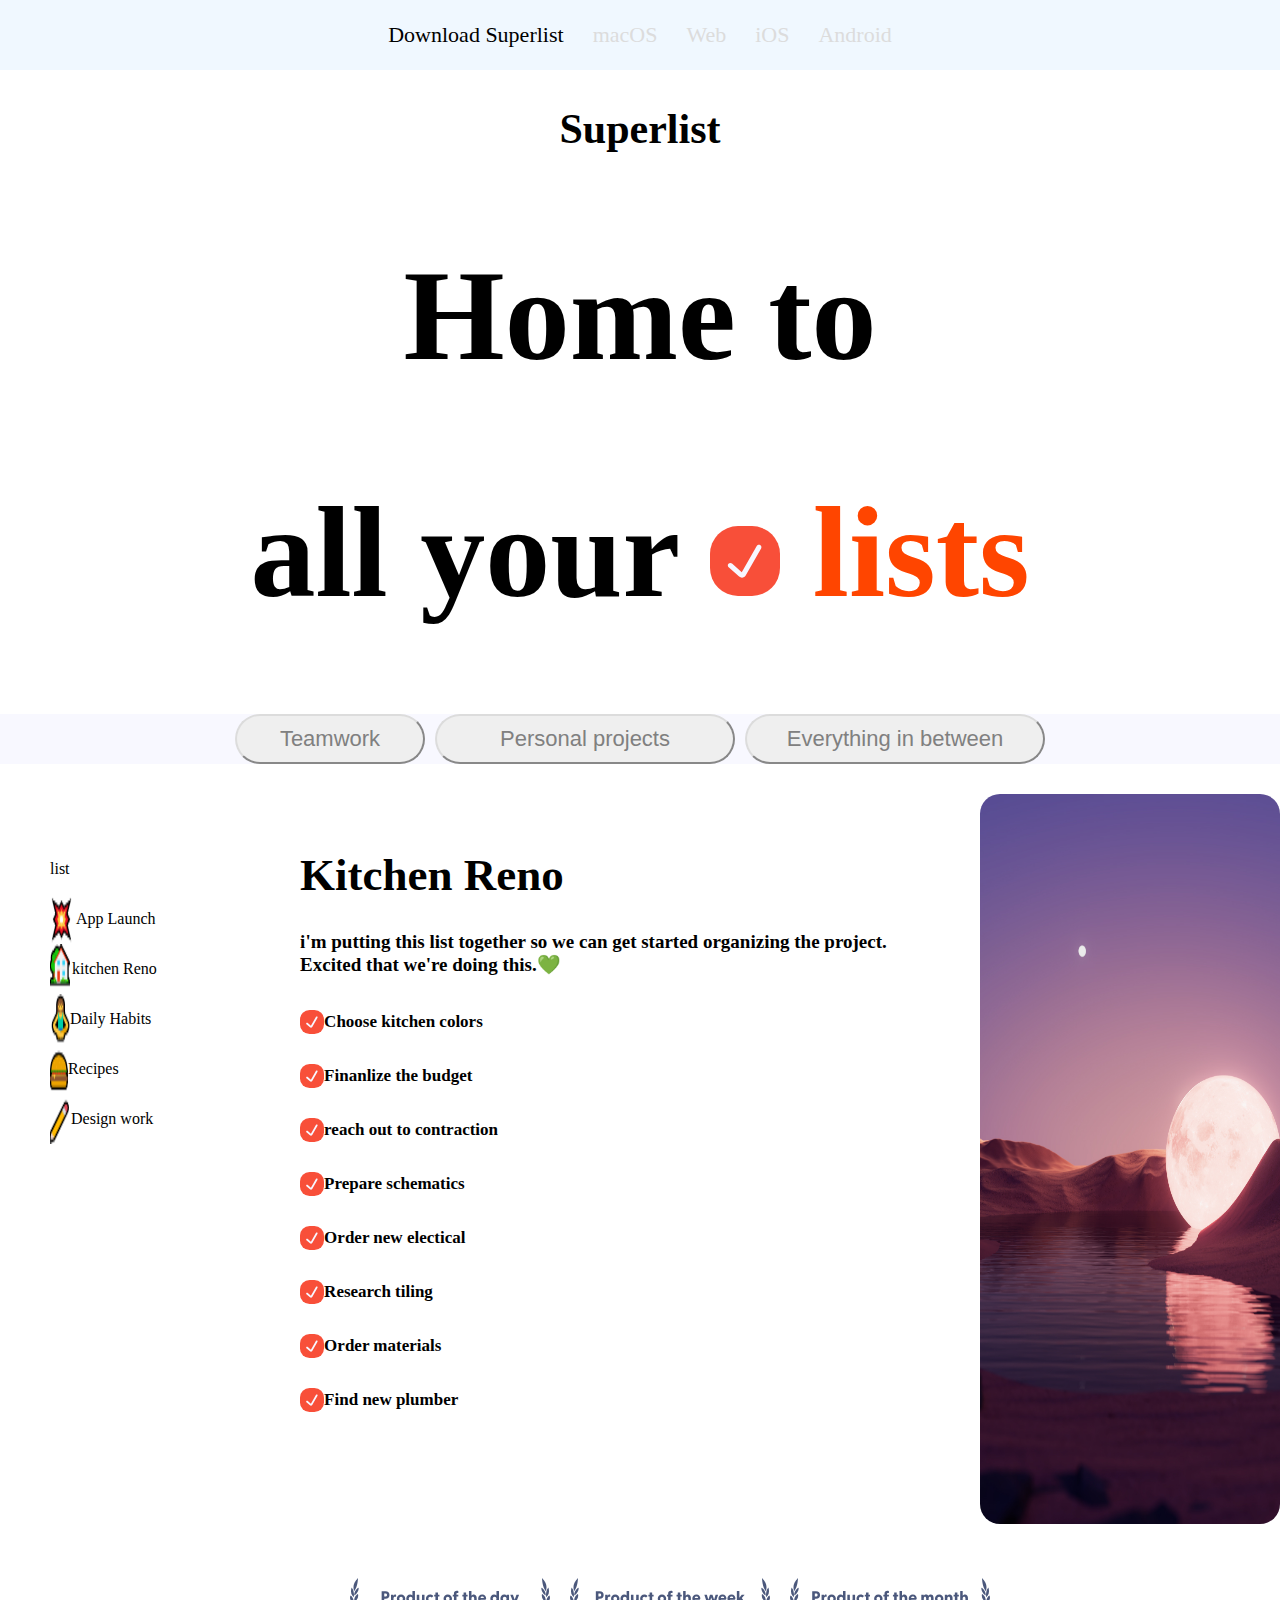
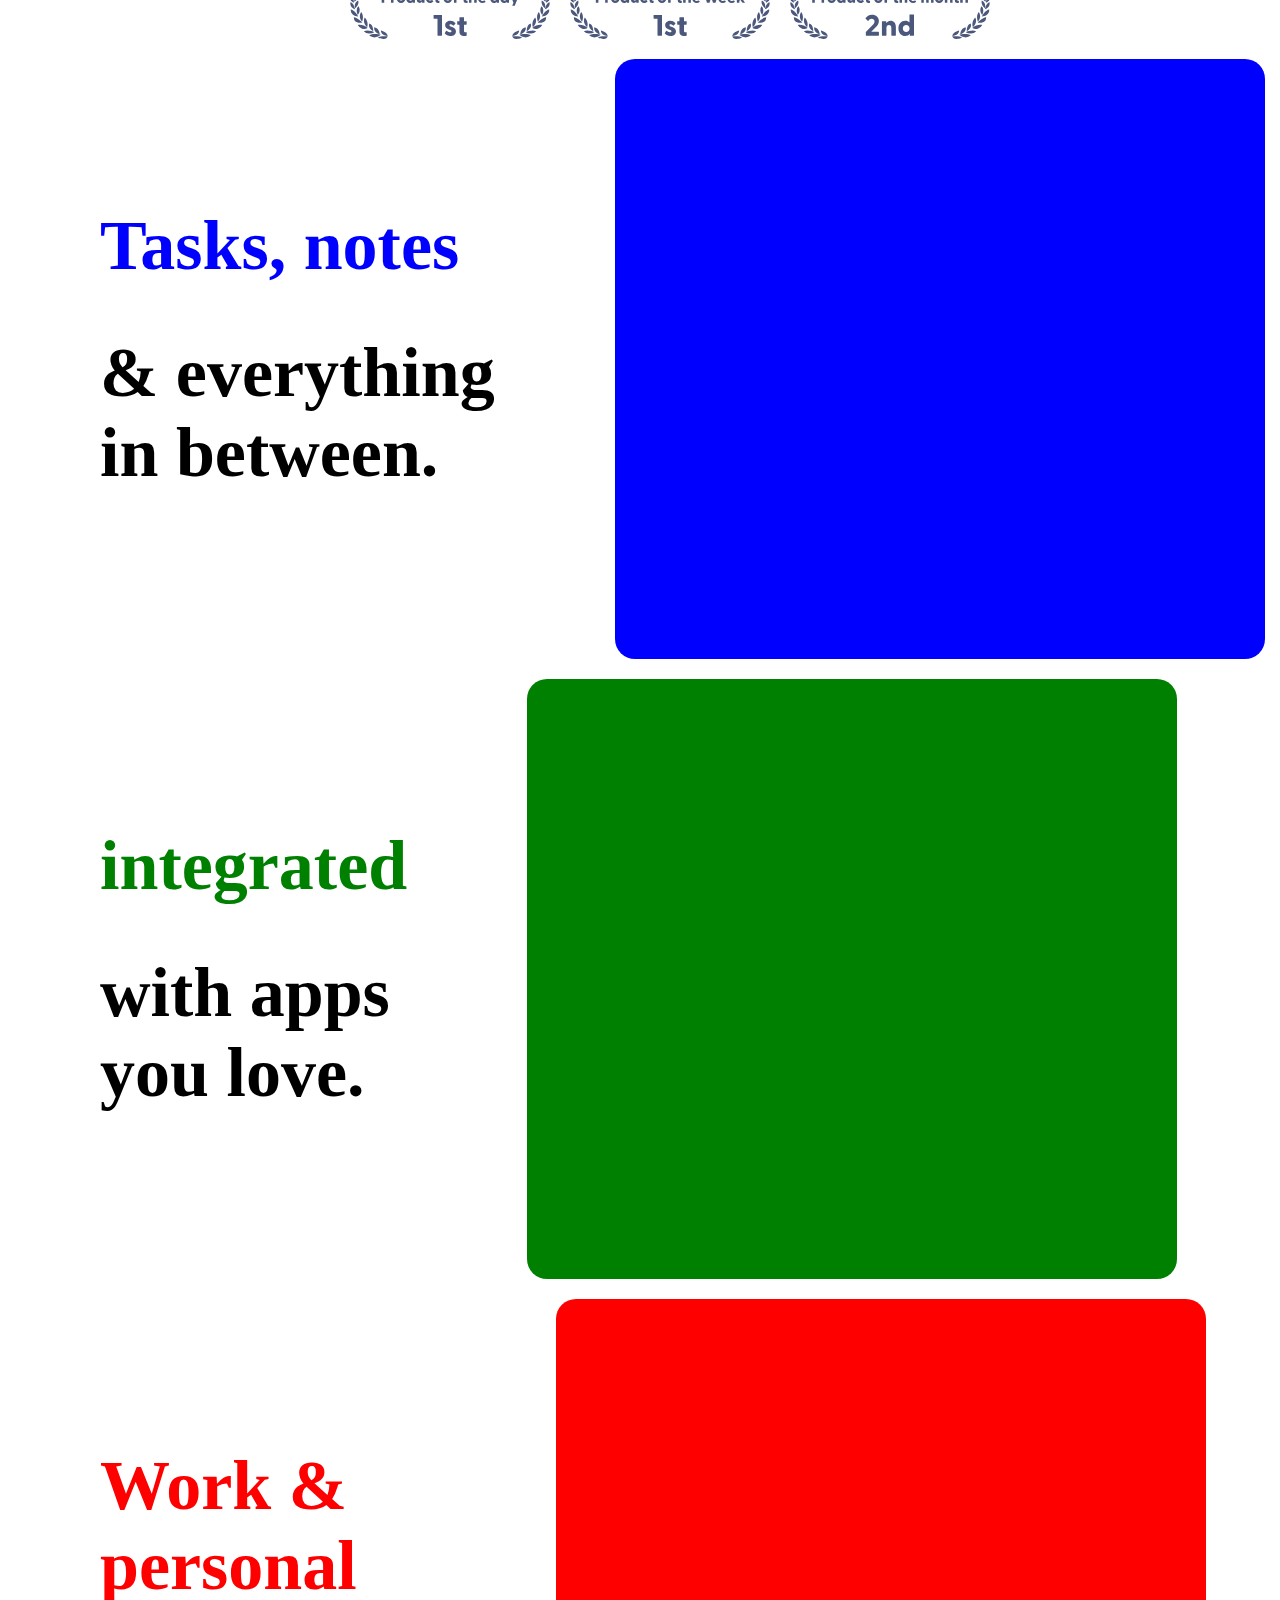
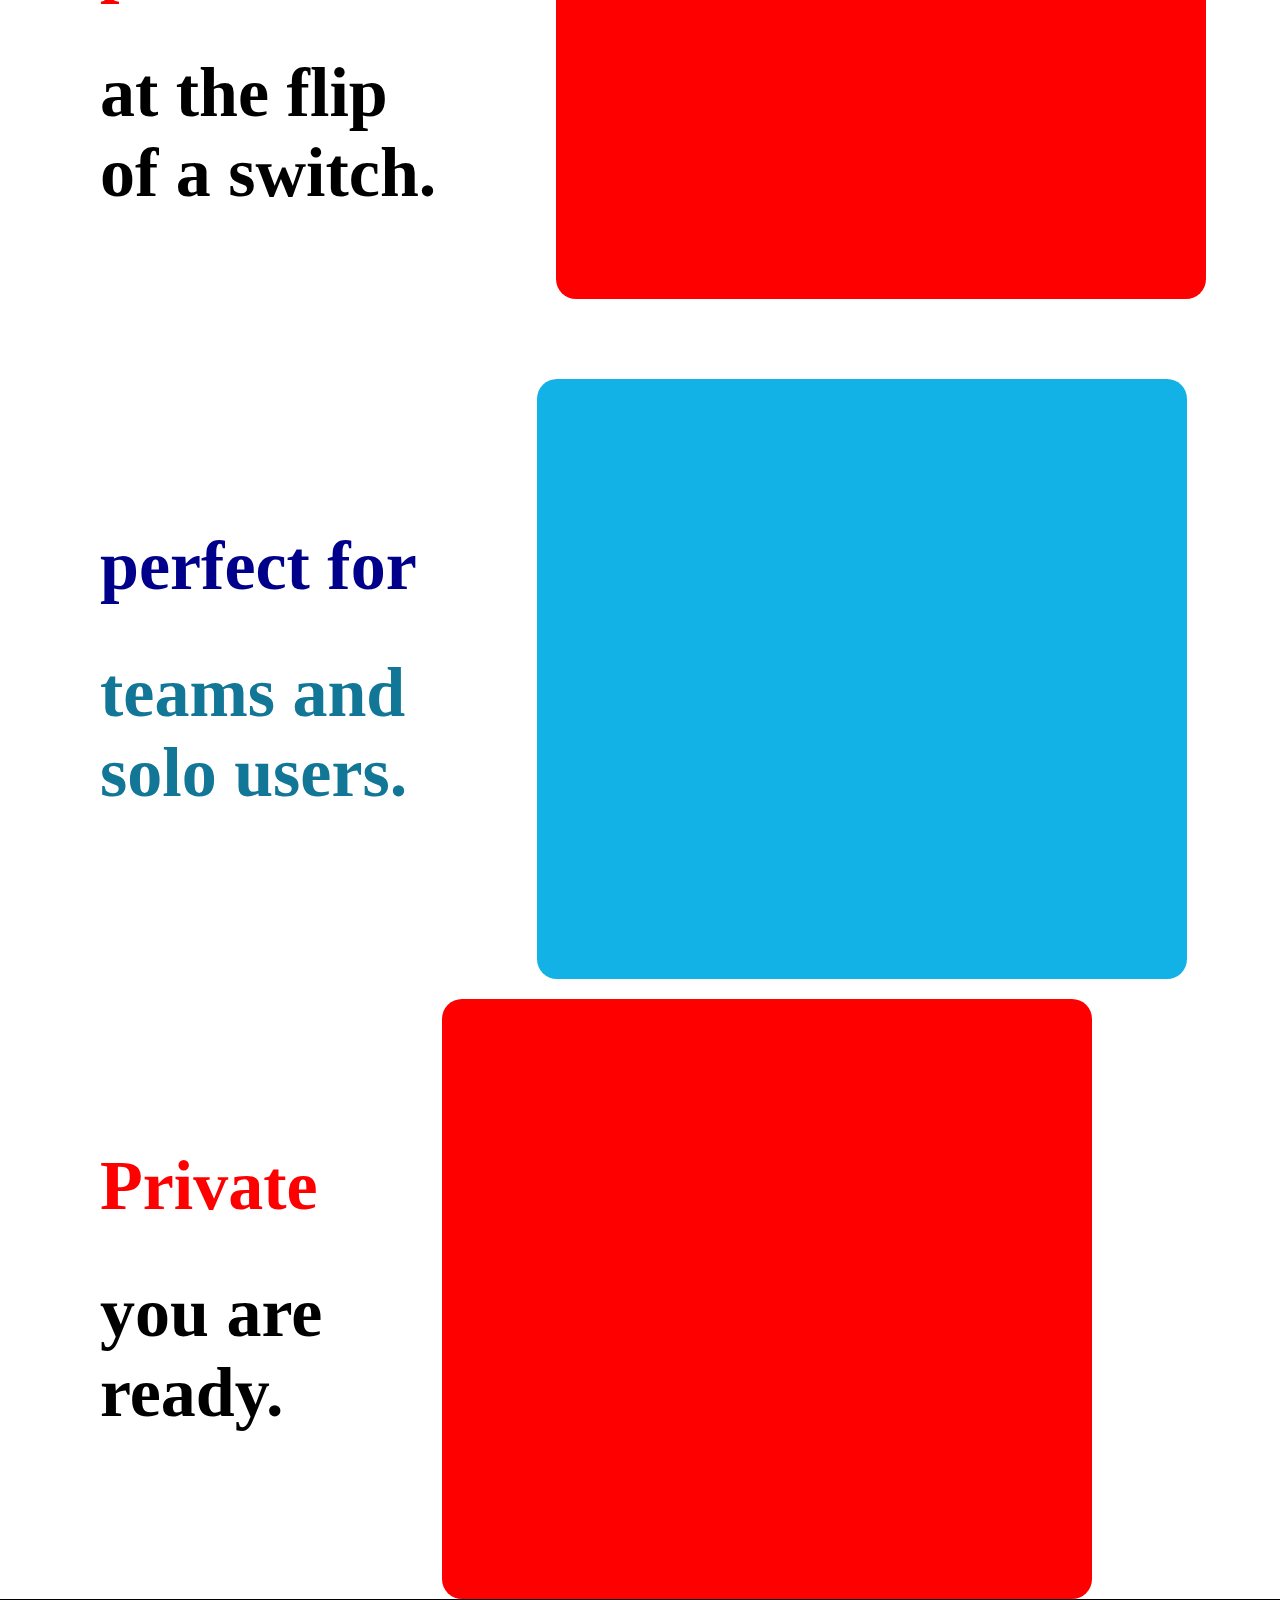
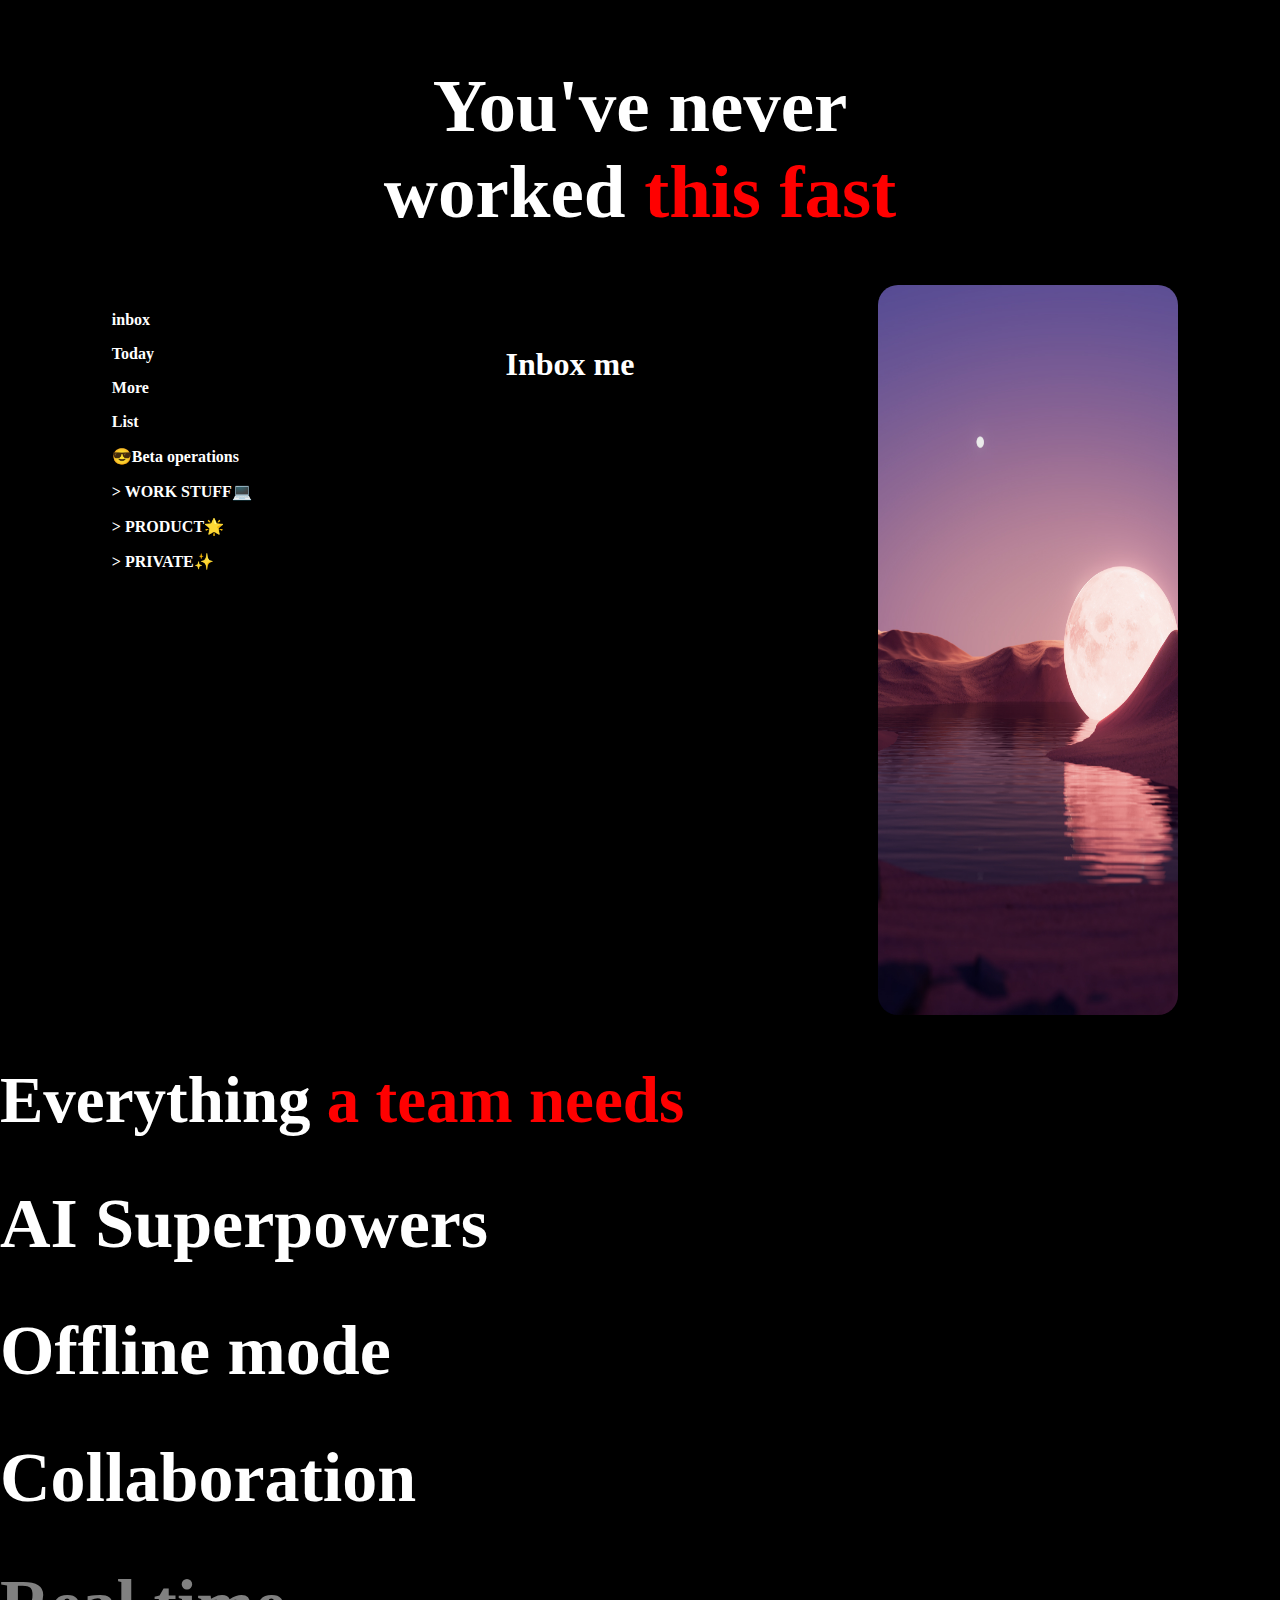
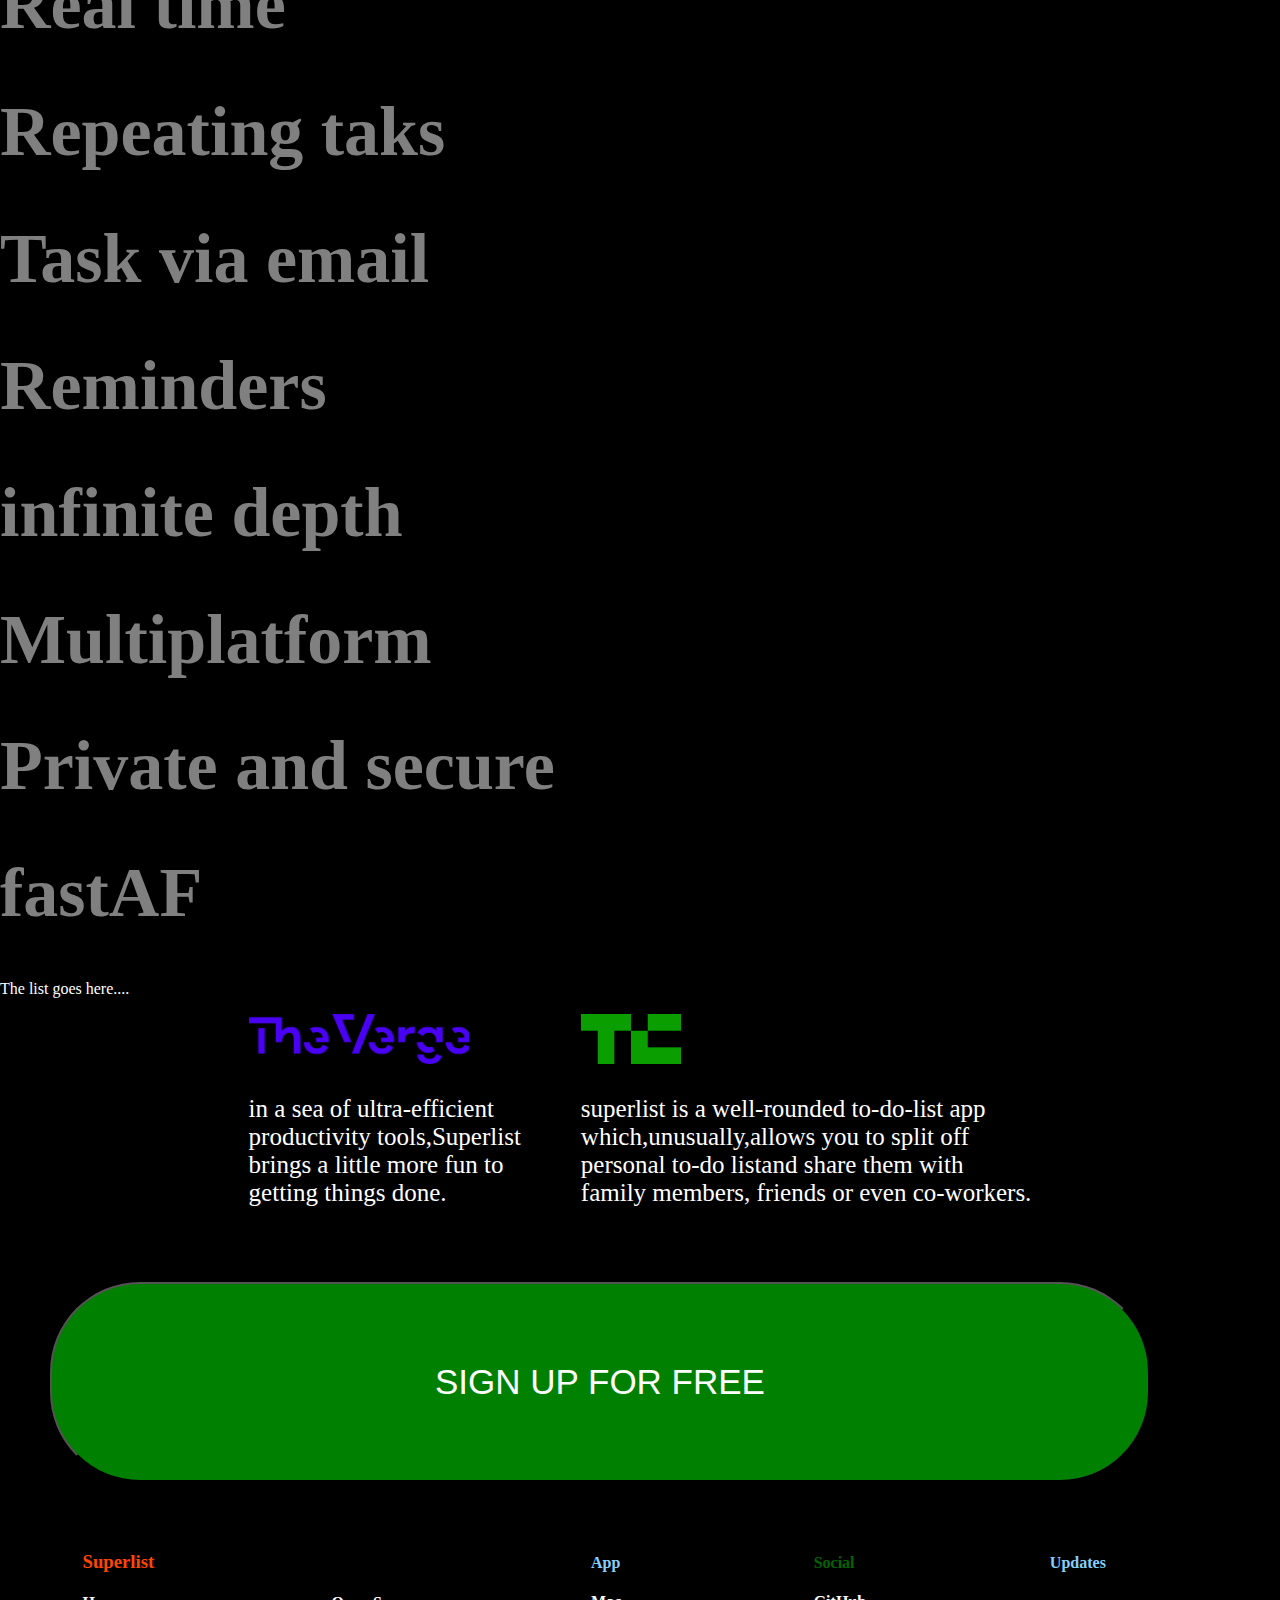
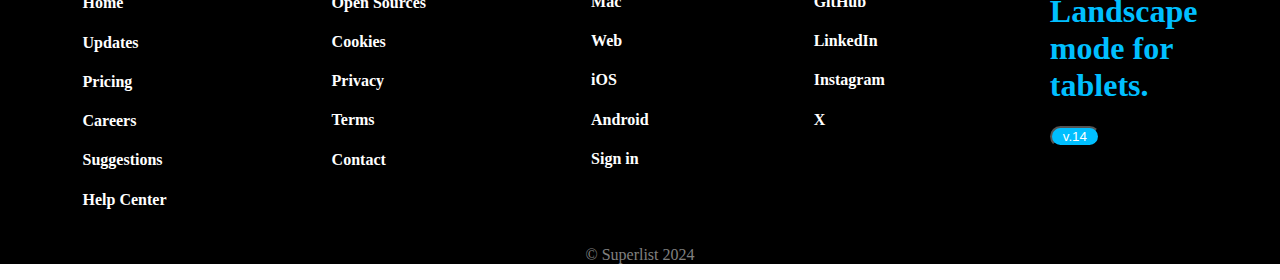
<file: index.html>
<!DOCTYPE html>
<html lang="en">
  <head>
    <meta charset="UTF-8" />
    <meta name="viewport" content="width=device-width, initial-scale=1.0" />
    <title>superlist</title>
    <link rel="stylesheet" href="input.css" />
  </head>
  <body>
    <!-- HEADER-PART -->
    <header>
      <div class="head">
        <p>Download Superlist</p>
        <a href="#" class="macos">macOS</a>
        <a href="#" class="web">Web</a>
        <a href="#" class="ios">iOS</a>
        <a href="#" class="Android">Android</a>
      </div>
    </header>
    <!-- END OF HEADER PART -->

    <!--HOME PART  -->
    <h2 class="super">Superlist</h2>
    <section class="first-section">
      <h1>Home to</h1>
      <h1>
        all your
       <img src="images/mark-up.svg" class="mark"> <span style="color: orangered">lists</span>
      </h1>
      <div class="magic">
        <button class="team">Teamwork</button>
        <button class="personal">Personal projects</button>
        <button class="Everything">Everything in between</button>
      </div>
    </section>
    <!-- END OF HOME PART -->

    <!-- APP LAUNCH -->
    <div>
      <div class="launch">
        <div class="list">
          <p>list</p>
          <div class="star">
            <img src="images/AppLauch.PNG" alt="star" />
            <p>App Launch</p>
          </div>

          <div class="Reno">
            <img src="images/Reno.PNG" alt="Reno" />
            <p>kitchen Reno</p>
          </div>

          <div class="Habit">
            <img src="images/Habit.PNG" alt="habit" />
            <p>Daily Habits</p>
          </div>
          <div class="Recipe">
            <img src="images/Recipe.PNG" alt="Recipe" />
            <p>Recipes</p>
          </div>
          <div class="pencil">
            <img src="images/pencil.PNG" alt=" there is a pencil here" />
            <p>Design work</p>
          </div>
        </div>

        <div class="mark-up-class">
          <h1 class="big">Kitchen Reno</h1>
          <p class="about-kitchen">
            i'm putting this list together so we can get started organizing the
            project.
            <br />Excited that we're doing this.💚
          </p>
          <div class="like">
            <img src="images/mark-up.svg" />
            <p>Choose kitchen colors</p>
          </div>
          <div class="like">
            <img src="images/mark-up.svg" />
            <p>Finanlize the budget</p>
          </div>
          <div class="like">
            <img src="images/mark-up.svg" />
            <p>reach out to contraction</p>
          </div>
          <div class="like">
            <img src="images/mark-up.svg" />
            <p>Prepare schematics</p>
          </div>
          <div class="like">
            <img src="images/mark-up.svg" />
            <p>Order new electical</p>
          </div>
          <div class="like">
            <img src="images/mark-up.svg" />
            <p>Research tiling</p>
          </div>
          <div class="like">
            <img src="images/mark-up.svg" />
            <p>Order materials</p>
          </div>
          <div class="like">
            <img src="images/mark-up.svg" />
            <p>Find new plumber</p>
          </div>
        </div>
        <div>
          <img src="images/Landscape.jpg" class="image" />
        </div>
      </div>
    </div>
    <!-- END OF APP LAUNCH -->

    <!-- AWARD-PART -->
      <div class="push">
        <img src="images/daily-award.svg" alt="award-01" />
        <img src="images/weekly-award.svg" alt="award-02" />
        <img src="images/monthly-award.svg" alt="award-03" />
      </div>
    </div>

    <div class="pony">
      <div class="task">
      <h1><span style="color: blue;">Tasks, notes</span></h1>
      <h1>& everything<br> in between.</h1>
    </div>
    <div>
      <section class="style"></section>
      </div>
    </div>

    <div class="pony">
      <div class="task">
      <h1><span style="color: green;">integrated</span></h1>
      <h1>with apps<br> you love.</h1>
    </div>
    <div>
      <section class="style-two"></section>
      </div>
    </div>
     <div class="pony">
      <div class="task">
      <h1><span style="color: red;">Work & <br>personal</span></h1>
      <h1>at the flip <br> of a switch.</h1>
    </div>
    <div>
      <section class="style-three"></section>
      </div>
    </div>

     <div class="pony">
      <div class="task">
      <h1><span style="color: darkblue">perfect for</span></h1>
      <h1><span style="color:rgb(18, 118, 151)">teams and<br> solo users.</span></h1>
    </div>
    <div>
      <section class="style-four"></section>
      </div>
    </div>

     <div class="pony">
      <div class="task">
      <h1><span style="color: red ;">Private</span></h1>
      <h1>you are<br> ready.</h1>
    </div>
    <div>
      <section class="style-three"></section>
      </div>
    </div>

    <section class="bigger">
      <h1 class="fast">You've never <br>worked <span style="color: red;">this fast</span></h1>
      <div class="child">
        <div class="inbox">
      <p>inbox</p>
      <p>Today</p>
      <p>More</p>
      <P>List</P>
      <p>😎Beta operations</p>
      <p> > WORK STUFF💻</p>
      <p> > PRODUCT🌟</p>
      <p> > PRIVATE✨</p>
      </div>
      <div class="inbox-me">
        <h1>Inbox me</h1>
        
      </div>
      <div>
      <img src="images/Landscape.jpg" class="image" />
      </div> 
      </div>
      <h1 class="needs">Everything<span style="color: red;"> a team needs</span></h1>
      <div class="full">
      <h1>AI Superpowers</h1>
      <h1>Offline mode</h1>
      <h1>Collaboration</h1>
      </div>
      <div class="offline-mode">
      <h1>Real time</h1>
      <h1>Repeating taks</h1>
      <h1>Task via email</h1>
      <h1>Reminders</h1>
      <h1>infinite depth</h1>
      <h1>Multiplatform</h1>
      <h1>Private and secure</h1>
      <h1>fastAF</h1>
      </div>
      <p>The list goes here....</p>
        <div class="cat">
          <div>
      <img src="images/verge.png" class="pin"/>
      <p>in a sea of ultra-efficient <br>productivity tools,Superlist<br> brings a little more fun to<br> getting things done.</p>
      </div>
      <div>
      <img src="images/tee-cee.png" class="thin"/>
      <p>superlist is a well-rounded to-do-list app<br> which,unusually,allows you to split off<br> personal to-do listand share them with<br> family members, friends or even co-workers. </p>
      </div>
      </div>
      <button class="never">SIGN UP FOR FREE</button>

      
      <footer>
        <div class="foot">
        <div>
        <h3><span style="color: orangered;">Superlist</span></h3>
        <h4>Home</h4>
        <h4>Updates</h4>
        <h4>Pricing</h4>
        <h4>Careers</h4>
        <h4>Suggestions</h4>
        <h4>Help Center</h4>
          </div>
          <div class="sources">
        <h4>Open Sources</h4>
        <h4>Cookies</h4>
        <h4>Privacy</h4>
        <h4>Terms</h4>
        <h4>Contact</h4>
        </div>
        <div>
        <h4><span style="color: lightskyblue;">App</span></h4>
        <h4>Mac</h4>
        <h4>Web</h4>
        <h4>iOS</h4>
        <h4>Android</h4>
        <h4>Sign in</h4>
        </div>
        <div>
        <h4><span style="color: darkgreen;">Social</span></h4>
        <h4>GitHub</h4>
        <h4>LinkedIn</h4>
        <h4>Instagram</h4>
        <h4>X</h4>
        </div>
        <div>
        <h4><span style="color:lightskyblue ;">Updates</span></h4>
        <h1 class="land">Landscape<br>
        mode for<br>
        tablets.</h1>
        <button class="end">v.14</button>
        </div>
      </div>
      <p class="copy">&copy; Superlist 2024</p>
      </footer>
    </section>
  </body>
</html>
</file>
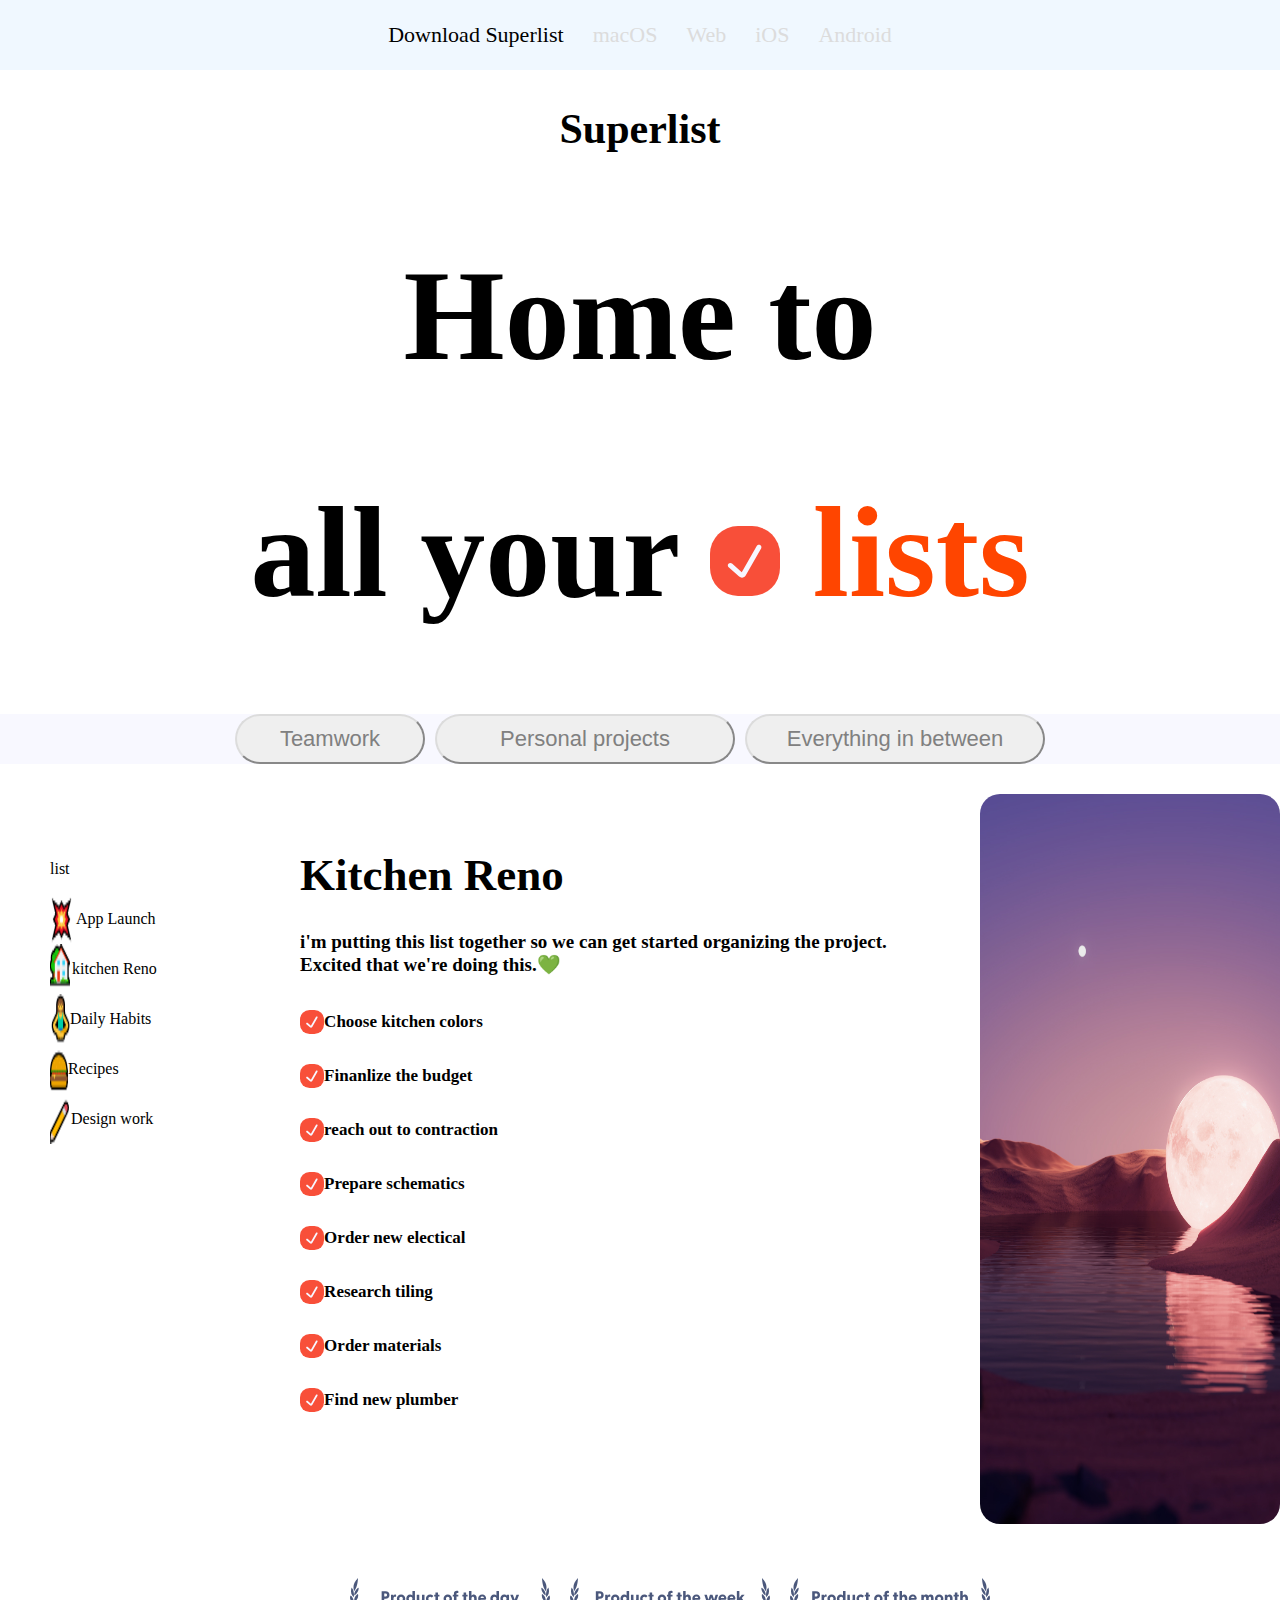
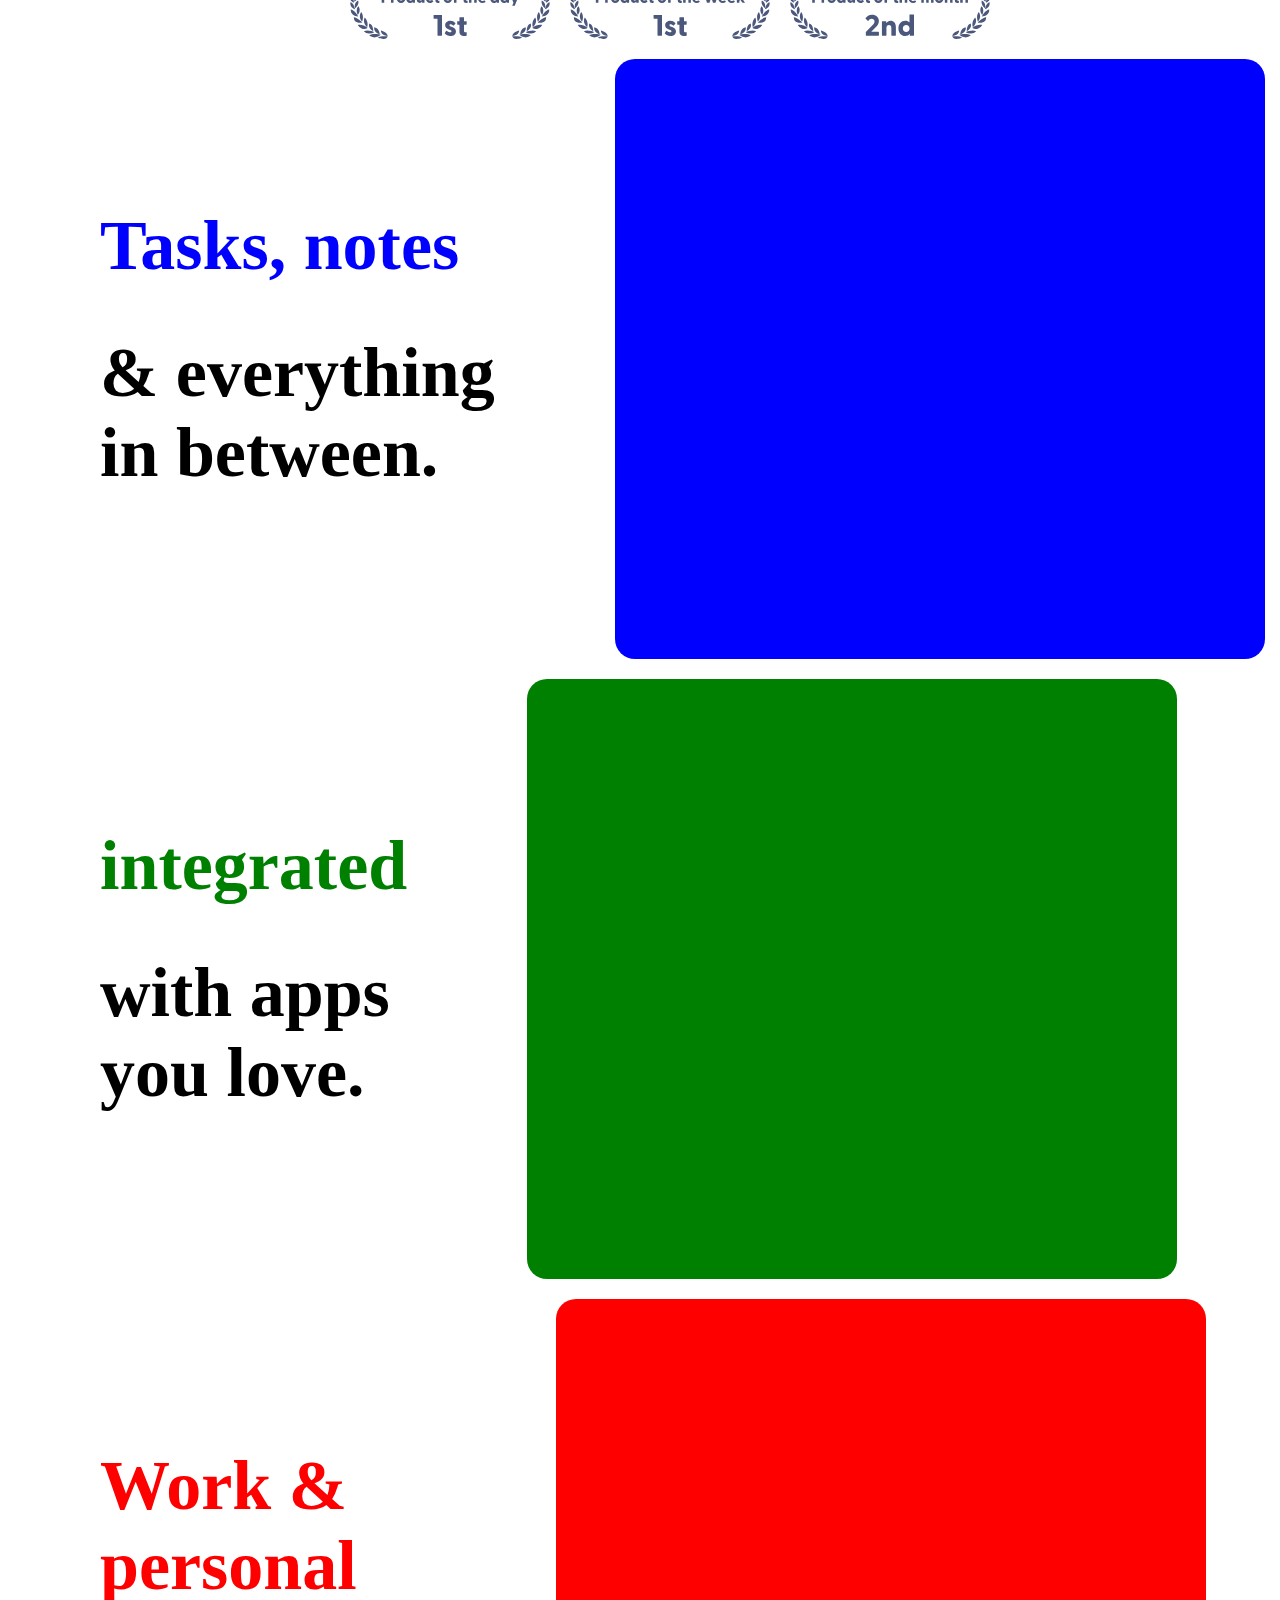
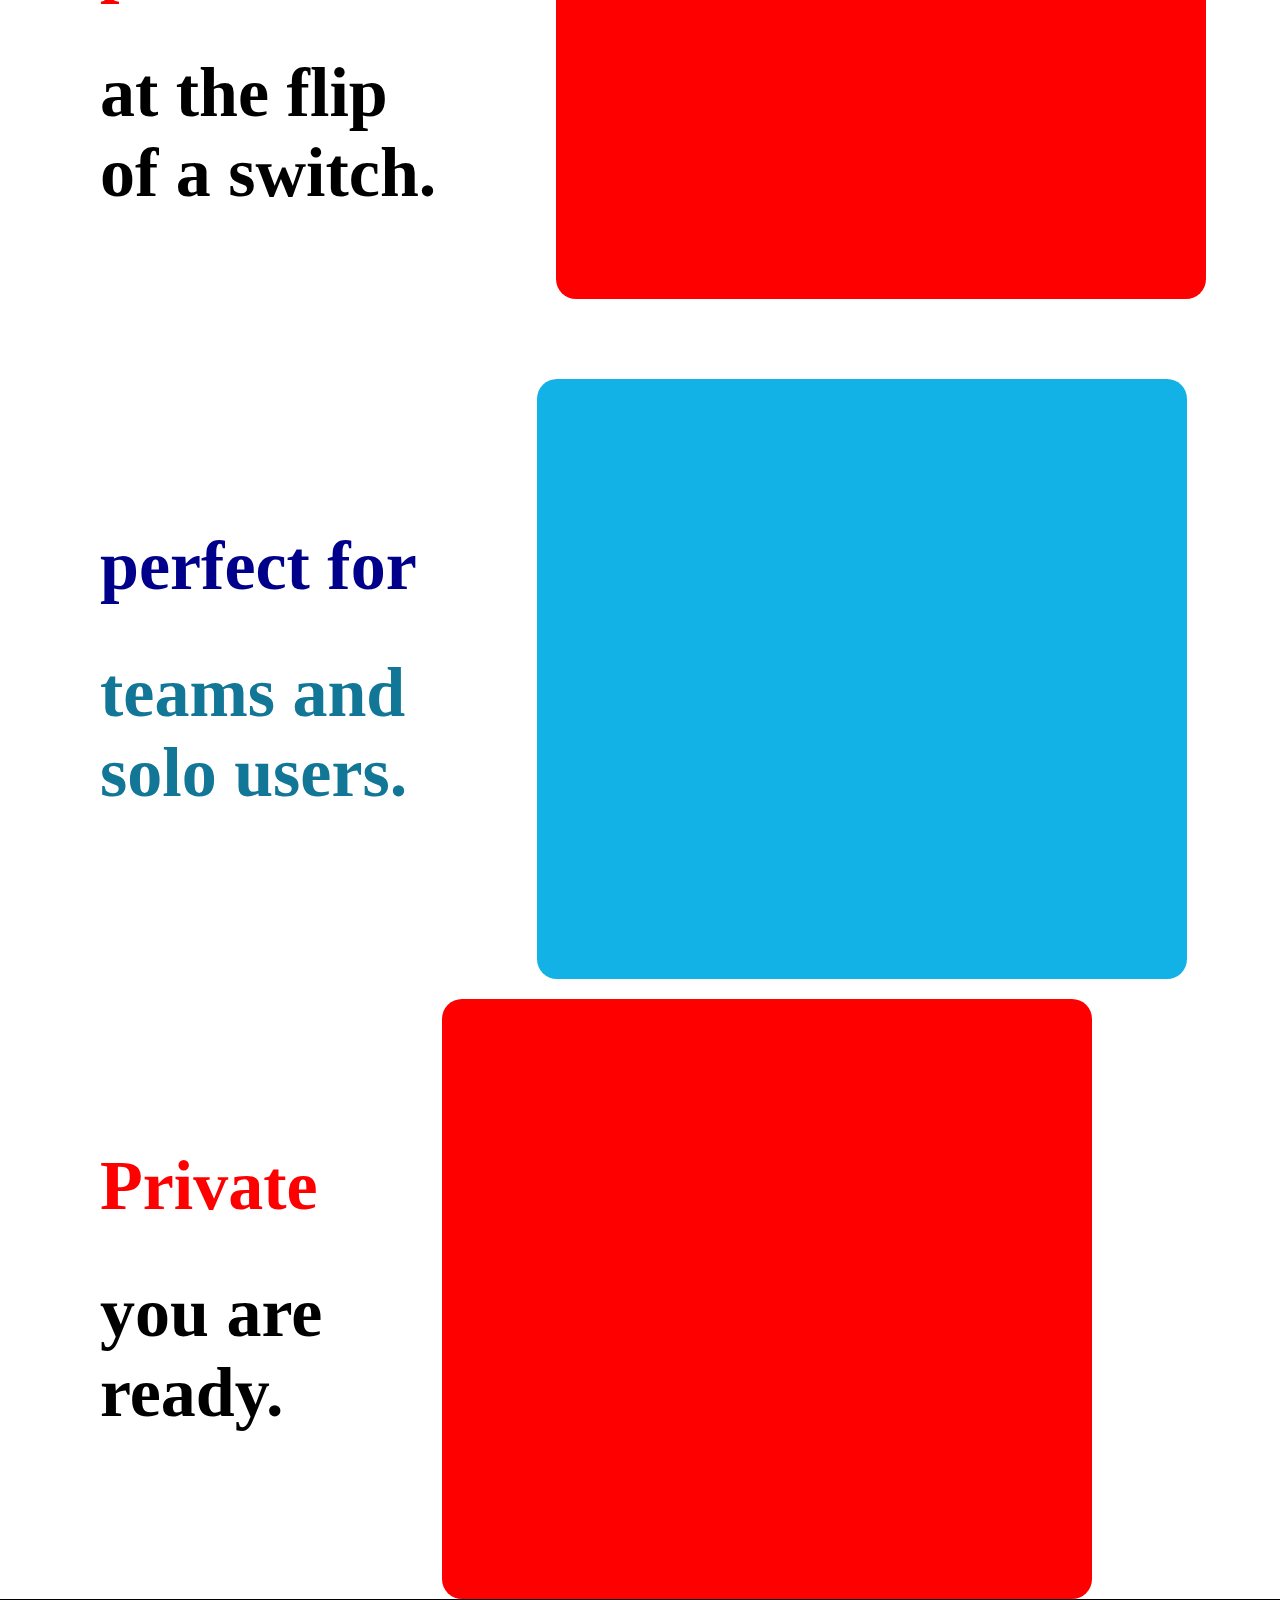
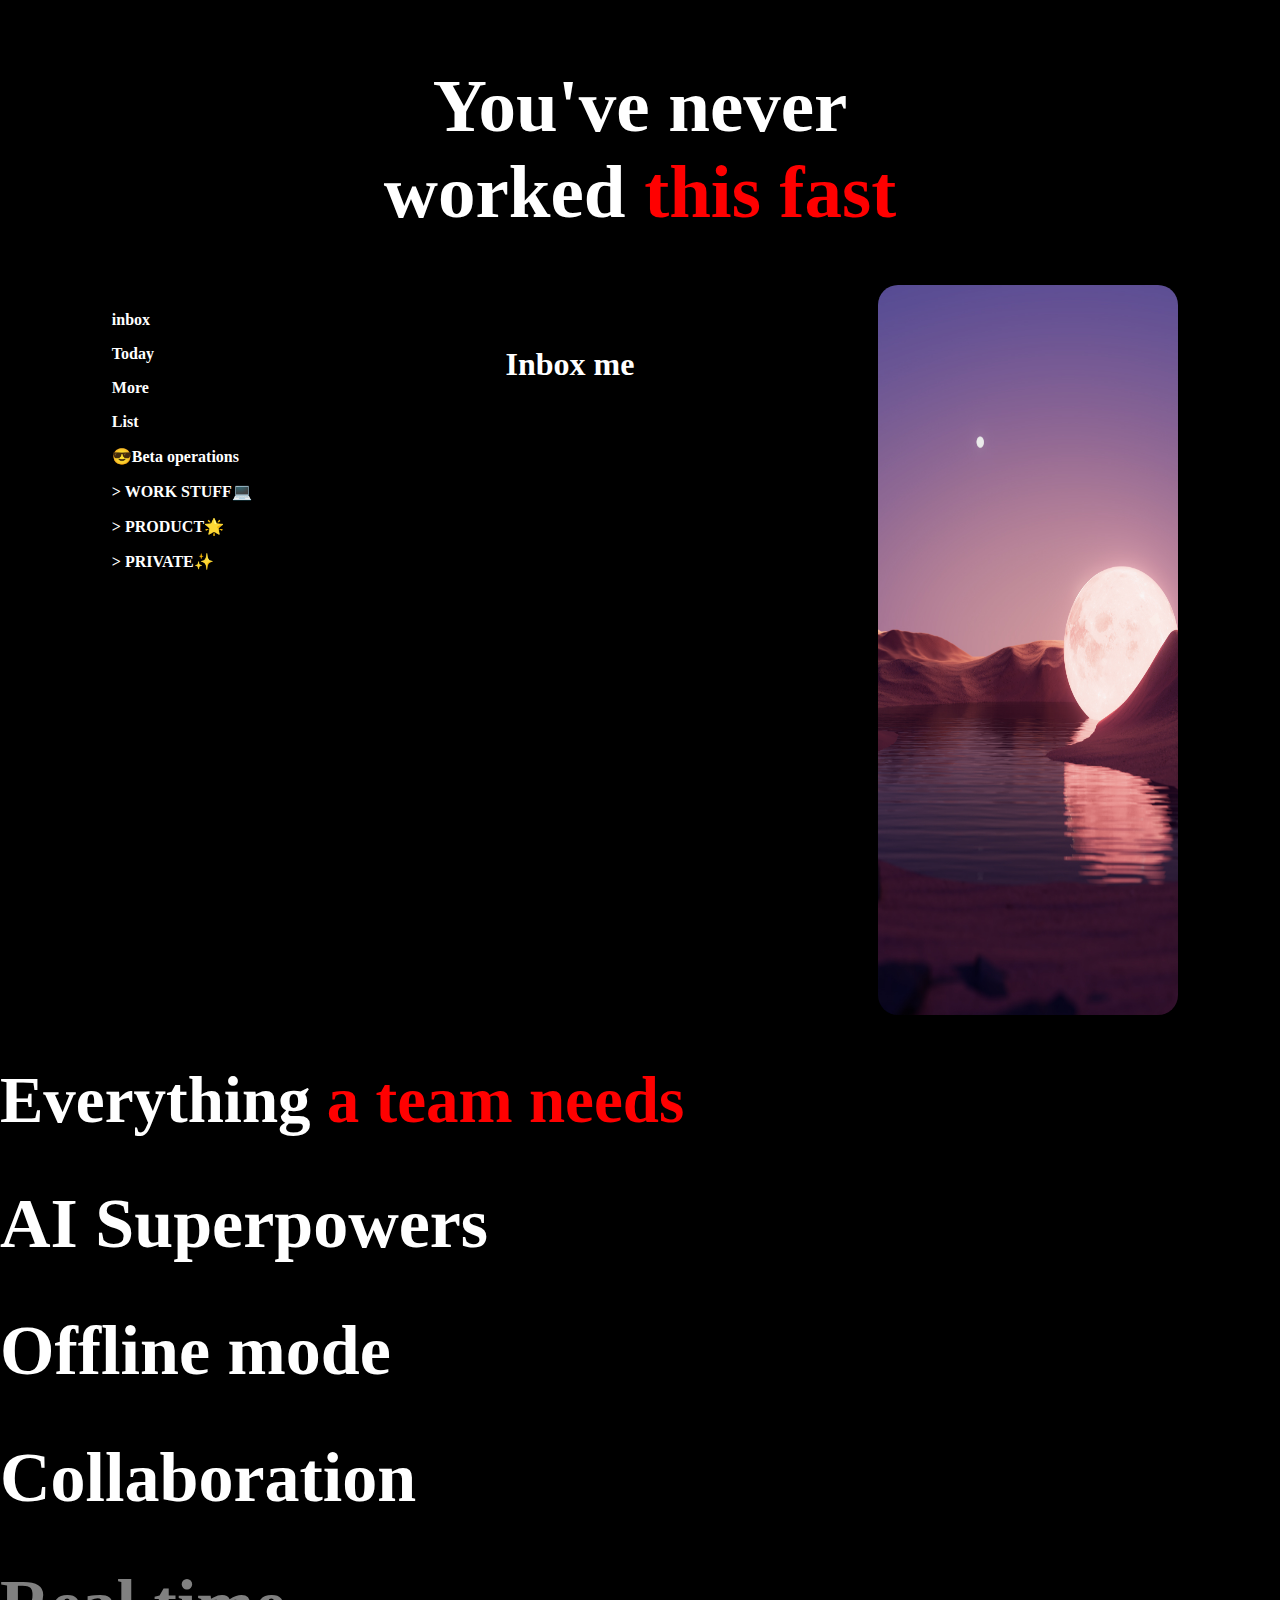
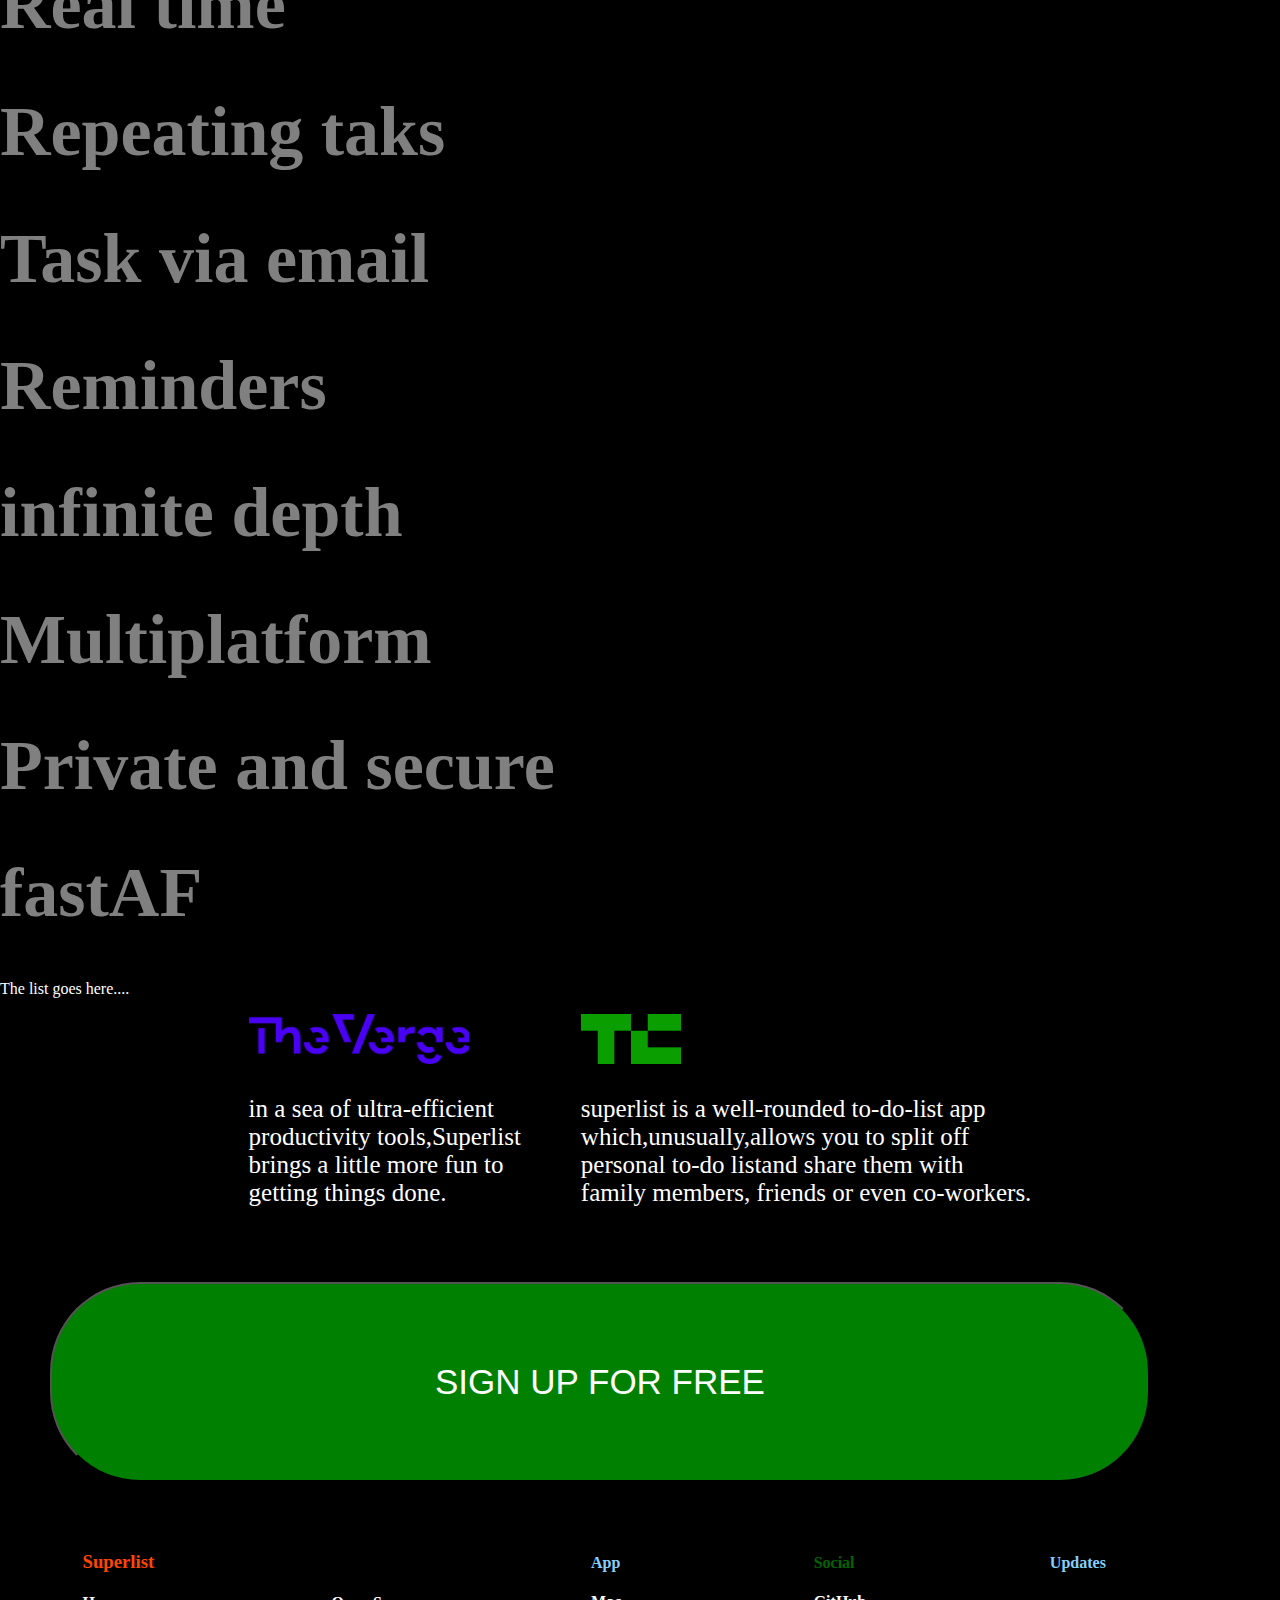
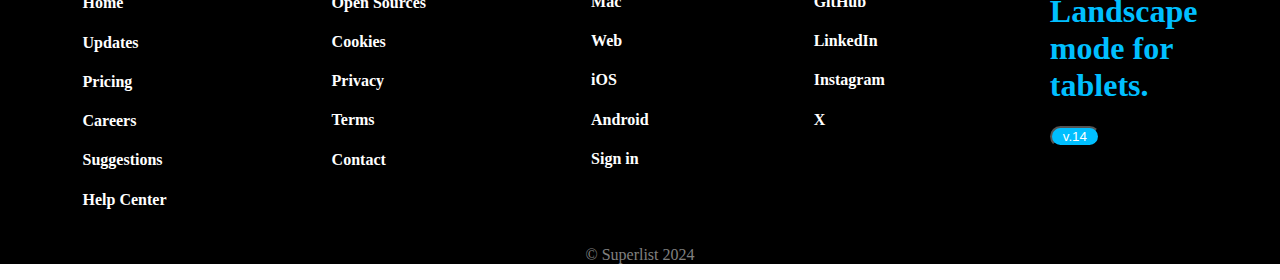
<file: superlink_project/index.html>
<!DOCTYPE html>
<html lang="en">
  <head>
    <meta charset="UTF-8" />
    <meta name="viewport" content="width=device-width, initial-scale=1.0" />
    <title>superlist</title>
    <link rel="stylesheet" href="./input.css" />
  </head>
  <body>
    <!-- HEADER-PART -->
    <header>
      <div class="head">
        <p>Download Superlist</p>
        <a href="#" class="macos">macOS</a>
        <a href="#" class="web">Web</a>
        <a href="#" class="ios">iOS</a>
        <a href="#" class="Android">Android</a>
      </div>
    </header>
    <!-- END OF HEADER PART -->

    <!--HOME PART  -->
    <h2 class="super">Superlist</h2>
    <section class="first-section">
      <h1>Home to</h1>
      <h1>
        all your
       <img src="./images/mark-up.svg" class="mark"> <span style="color: orangered">lists</span>
      </h1>
      <div class="magic">
        <button class="team">Teamwork</button>
        <button class="personal">Personal projects</button>
        <button class="Everything">Everything in between</button>
      </div>
    </section>
    <!-- END OF HOME PART -->

    <!-- APP LAUNCH -->
    <div>
      <div class="launch">
        <div class="list">
          <p>list</p>
          <div class="star">
            <img src="./images/AppLauch.PNG" alt="star" />
            <p>App Launch</p>
          </div>

          <div class="Reno">
            <img src="./images/Reno.PNG" alt="Reno" />
            <p>kitchen Reno</p>
          </div>

          <div class="Habit">
            <img src="./images/Habit.PNG" alt="habit" />
            <p>Daily Habits</p>
          </div>
          <div class="Recipe">
            <img src="./images/Recipe.PNG" alt="Recipe" />
            <p>Recipes</p>
          </div>
          <div class="pencil">
            <img src="./images/pencil.PNG" alt=" there is a pencil here" />
            <p>Design work</p>
          </div>
        </div>

        <div class="mark-up-class">
          <h1 class="big">Kitchen Reno</h1>
          <p class="about-kitchen">
            i'm putting this list together so we can get started organizing the
            project.
            <br />Excited that we're doing this.💚
          </p>
          <div class="like">
            <img src="./images/mark-up.svg" />
            <p>Choose kitchen colors</p>
          </div>
          <div class="like">
            <img src="./images/mark-up.svg" />
            <p>Finanlize the budget</p>
          </div>
          <div class="like">
            <img src="./images/mark-up.svg" />
            <p>reach out to contraction</p>
          </div>
          <div class="like">
            <img src="./images/mark-up.svg" />
            <p>Prepare schematics</p>
          </div>
          <div class="like">
            <img src="./images/mark-up.svg" />
            <p>Order new electical</p>
          </div>
          <div class="like">
            <img src="./images/mark-up.svg" />
            <p>Research tiling</p>
          </div>
          <div class="like">
            <img src="./images/mark-up.svg" />
            <p>Order materials</p>
          </div>
          <div class="like">
            <img src="./images/mark-up.svg" />
            <p>Find new plumber</p>
          </div>
        </div>
        <div>
          <img src="./images/Landscape.jpg" class="image" />
        </div>
      </div>
    </div>
    <!-- END OF APP LAUNCH -->

    <!-- AWARD-PART -->
      <div class="push">
        <img src="./images/daily-award.svg" alt="award-01" />
        <img src="./images/weekly-award.svg" alt="award-02" />
        <img src="./images/monthly-award.svg" alt="award-03" />
      </div>
    </div>

    <div class="pony">
      <div class="task">
      <h1><span style="color: blue;">Tasks, notes</span></h1>
      <h1>& everything<br> in between.</h1>
    </div>
    <div>
      <section class="style"></section>
      </div>
    </div>

    <div class="pony">
      <div class="task">
      <h1><span style="color: green;">integrated</span></h1>
      <h1>with apps<br> you love.</h1>
    </div>
    <div>
      <section class="style-two"></section>
      </div>
    </div>
     <div class="pony">
      <div class="task">
      <h1><span style="color: red;">Work & <br>personal</span></h1>
      <h1>at the flip <br> of a switch.</h1>
    </div>
    <div>
      <section class="style-three"></section>
      </div>
    </div>

     <div class="pony">
      <div class="task">
      <h1><span style="color: darkblue">perfect for</span></h1>
      <h1><span style="color:rgb(18, 118, 151)">teams and<br> solo users.</span></h1>
    </div>
    <div>
      <section class="style-four"></section>
      </div>
    </div>

     <div class="pony">
      <div class="task">
      <h1><span style="color: red ;">Private</span></h1>
      <h1>you are<br> ready.</h1>
    </div>
    <div>
      <section class="style-three"></section>
      </div>
    </div>

    <section class="bigger">
      <h1 class="fast">You've never <br>worked <span style="color: red;">this fast</span></h1>
      <div class="child">
        <div class="inbox">
      <p>inbox</p>
      <p>Today</p>
      <p>More</p>
      <P>List</P>
      <p>😎Beta operations</p>
      <p> > WORK STUFF💻</p>
      <p> > PRODUCT🌟</p>
      <p> > PRIVATE✨</p>
      </div>
      <div class="inbox-me">
        <h1>Inbox me</h1>
        
      </div>
      <div>
      <img src="./images/Landscape.jpg" class="image" />
      </div> 
      </div>
      <h1 class="needs">Everything<span style="color: red;"> a team needs</span></h1>
      <div class="full">
      <h1>AI Superpowers</h1>
      <h1>Offline mode</h1>
      <h1>Collaboration</h1>
      </div>
      <div class="offline-mode">
      <h1>Real time</h1>
      <h1>Repeating taks</h1>
      <h1>Task via email</h1>
      <h1>Reminders</h1>
      <h1>infinite depth</h1>
      <h1>Multiplatform</h1>
      <h1>Private and secure</h1>
      <h1>fastAF</h1>
      </div>
      <p>The list goes here....</p>
        <div class="cat">
          <div>
      <img src="./images/verge.png" class="pin"/>
      <p>in a sea of ultra-efficient <br>productivity tools,Superlist<br> brings a little more fun to<br> getting things done.</p>
      </div>
      <div>
      <img src="./images/tee-cee.png" class="thin"/>
      <p>superlist is a well-rounded to-do-list app<br> which,unusually,allows you to split off<br> personal to-do listand share them with<br> family members, friends or even co-workers. </p>
      </div>
      </div>
      <button class="never">SIGN UP FOR FREE</button>

      
      <footer>
        <div class="foot">
        <div>
        <h3><span style="color: orangered;">Superlist</span></h3>
        <h4>Home</h4>
        <h4>Updates</h4>
        <h4>Pricing</h4>
        <h4>Careers</h4>
        <h4>Suggestions</h4>
        <h4>Help Center</h4>
          </div>
          <div class="sources">
        <h4>Open Sources</h4>
        <h4>Cookies</h4>
        <h4>Privacy</h4>
        <h4>Terms</h4>
        <h4>Contact</h4>
        </div>
        <div>
        <h4><span style="color: lightskyblue;">App</span></h4>
        <h4>Mac</h4>
        <h4>Web</h4>
        <h4>iOS</h4>
        <h4>Android</h4>
        <h4>Sign in</h4>
        </div>
        <div>
        <h4><span style="color: darkgreen;">Social</span></h4>
        <h4>GitHub</h4>
        <h4>LinkedIn</h4>
        <h4>Instagram</h4>
        <h4>X</h4>
        </div>
        <div>
        <h4><span style="color:lightskyblue ;">Updates</span></h4>
        <h1 class="land">Landscape<br>
        mode for<br>
        tablets.</h1>
        <button class="end">v.14</button>
        </div>
      </div>
      <p class="copy">&copy; Superlist 2024</p>
      </footer>
    </section>
  </body>
</html>
</file>
<file: input.css>
body {
  margin: 0;
  padding: 0;
  box-sizing: border-box;
}
a {
  text-decoration: none;
  color: gainsboro;
}
.head {
  background-color: aliceblue;
  display: flex;
  flex-direction: row;
  gap: 29px;
  align-items: center;
  font-size: 22px;
  justify-content: center;
}
.mark {
  width: 70px;
  align-items: center;
}

.super {
  font-size: 42px;
  text-align: center;
}

.first-section {
  font-size: 65px;
  text-align: center;
}
.magic {
  font-size: 25px;
  display: flex;
  align-items: center;
  gap: 10px;
  background-color: ghostwhite;
  justify-content: center;
}
.team {
  width: 190px;
  width: 190px;
  border-radius: 50px;
  font-size: 22px;
  padding: 10px;
  border-color: gainsboro;
  color: grey;
}
.personal {
  width: 300px;
  width: 300px;
  border-radius: 50px;
  font-size: 22px;
  padding: 10px;
  border-color: gainsboro;
  color: grey;
}
.Everything {
  width: 300px;
  width: 300px;
  border-radius: 50px;
  font-size: 22px;
  padding: 10px;
  border-color: gainsboro;
  cursor: pointer;
  color: grey;
}
.list {
  background-color: white;
  padding: 50px;
  border-radius: 20px;
}
.star {
  display: flex;
}
.Reno {
  display: flex;
}
.Habit {
  display: flex;
}
.Recipe {
  display: flex;
}
.pencil {
  display: flex;
}
.big {
  font-size: 45px;
  font-weight: 900;
}
.mark-up-class {
  padding: 25px;
}
.about-kitchen {
  font-weight: 700;
  font-size: 19px;
}
.like {
  display: flex;
  font-size: 17px;
  font-weight: 700;
  border-radius: 20px;
}
.image {
  width: 300px;
  height: 730px;
  border-radius: 20px;
}
.launch {
  display: flex;
  justify-content: space-between;
  margin-top: 30px;
}
.push {
  width: 200px;
  margin-top: 50px;
  margin-left: 350px;
  display: flex;
  gap: 20px;
}
.style {
  background-color: blue;
  width: 650px;
  height: 600px;
  border-radius: 20px;
}
.style-two {
  background-color: green;
  width: 650px;
  height: 600px;
  border-radius: 20px;
  margin-right: -160px;
}
.style-three {
  background-color: red;
  width: 650px;
  height: 600px;
  border-radius: 20px;
}
.style-four {
  background-color: rgb(18, 177, 230);
  width: 650px;
  height: 600px;
  border-radius: 20px;
}
.task {
  margin: 100px;
  font-size: 35px;
}
.pony {
  display: flex;
  gap: 20px;
  margin-top: 20px;
}
.bigger {
  border-radius: 0;
  margin-top: 0;
  padding-top: 13px;
  background-color: black;
  color: white;
}
.child {
  display: flex;
  justify-content: space-around;
}
.fast {
  text-align: center;
  font-size: 75px;
}
.inbox {
  font-weight: 700;
  padding: 10px;
}
.inbox-me {
  padding: 40px;
}
.offline-mode {
  font-size: 35px;
  color: gray;
}

.needs {
  font-size: 65px;
}
.full {
  font-size: 35px;
}
.thin {
  width: 100px;
}
.pin {
  width: 220px;
}
.cat {
  display: flex;
  font-size: 25px;
  justify-content: center;
  gap: 60px;
}
.never {
  width: 1100px;
  height: 200px;
  margin: 50px;
  border-radius: 90px;
  background-color: green;
  color: white;
  font-size: 35px;
}
.sources {
  padding-top: 40px;
}
.land {
  color: deepskyblue;
}
.foot {
  display: flex;
  justify-content: space-around;
}
.end {
  width: 50px;
  border-radius: 20px;
  background-color: deepskyblue;
  color: white;
}
.copy {
  color: gray;
  text-align: center;
}

.team:hover {
  border-color: blue;
  color: blue;
}
.personal:hover {
  border-color: orangered;
  color: orangered;
}
.Everything:hover {
  border-color: green;
  color: green;
}
.macos:hover {
  background-color: deepskyblue;
}
.web:hover {
  background-color: red;
}

.ios:hover {
  background-color: orange;
}

.Android:hover {
  background-color: cornflowerblue;
}
</file>
<file: superlink_project/input.css>
body {
  margin: 0;
  padding: 0;
  box-sizing: border-box;
}
a {
  text-decoration: none;
  color: gainsboro;
}
.head {
  background-color: aliceblue;
  display: flex;
  flex-direction: row;
  gap: 29px;
  align-items: center;
  font-size: 22px;
  justify-content: center;
}
.mark {
  width: 70px;
  align-items: center;
}

.super {
  font-size: 42px;
  text-align: center;
}

.first-section {
  font-size: 65px;
  text-align: center;
}
.magic {
  font-size: 25px;
  display: flex;
  align-items: center;
  gap: 10px;
  background-color: ghostwhite;
  justify-content: center;
}
.team {
  width: 190px;
  width: 190px;
  border-radius: 50px;
  font-size: 22px;
  padding: 10px;
  border-color: gainsboro;
  color: grey;
}
.personal {
  width: 300px;
  width: 300px;
  border-radius: 50px;
  font-size: 22px;
  padding: 10px;
  border-color: gainsboro;
  color: grey;
}
.Everything {
  width: 300px;
  width: 300px;
  border-radius: 50px;
  font-size: 22px;
  padding: 10px;
  border-color: gainsboro;
  cursor: pointer;
  color: grey;
}
.list {
  background-color: white;
  padding: 50px;
  border-radius: 20px;
}
.star {
  display: flex;
}
.Reno {
  display: flex;
}
.Habit {
  display: flex;
}
.Recipe {
  display: flex;
}
.pencil {
  display: flex;
}
.big {
  font-size: 45px;
  font-weight: 900;
}
.mark-up-class {
  padding: 25px;
}
.about-kitchen {
  font-weight: 700;
  font-size: 19px;
}
.like {
  display: flex;
  font-size: 17px;
  font-weight: 700;
  border-radius: 20px;
}
.image {
  width: 300px;
  height: 730px;
  border-radius: 20px;
}
.launch {
  display: flex;
  justify-content: space-between;
  margin-top: 30px;
}
.push {
  width: 200px;
  margin-top: 50px;
  margin-left: 350px;
  display: flex;
  gap: 20px;
}
.style {
  background-color: blue;
  width: 650px;
  height: 600px;
  border-radius: 20px;
}
.style-two {
  background-color: green;
  width: 650px;
  height: 600px;
  border-radius: 20px;
  margin-right: -160px;
}
.style-three {
  background-color: red;
  width: 650px;
  height: 600px;
  border-radius: 20px;
}
.style-four {
  background-color: rgb(18, 177, 230);
  width: 650px;
  height: 600px;
  border-radius: 20px;
}
.task {
  margin: 100px;
  font-size: 35px;
}
.pony {
  display: flex;
  gap: 20px;
  margin-top: 20px;
}
.bigger {
  border-radius: 0;
  margin-top: 0;
  padding-top: 13px;
  background-color: black;
  color: white;
}
.child {
  display: flex;
  justify-content: space-around;
}
.fast {
  text-align: center;
  font-size: 75px;
}
.inbox {
  font-weight: 700;
  padding: 10px;
}
.inbox-me {
  padding: 40px;
}
.offline-mode {
  font-size: 35px;
  color: gray;
}

.needs {
  font-size: 65px;
}
.full {
  font-size: 35px;
}
.thin {
  width: 100px;
}
.pin {
  width: 220px;
}
.cat {
  display: flex;
  font-size: 25px;
  justify-content: center;
  gap: 60px;
}
.never {
  width: 1100px;
  height: 200px;
  margin: 50px;
  border-radius: 90px;
  background-color: green;
  color: white;
  font-size: 35px;
}
.sources {
  padding-top: 40px;
}
.land {
  color: deepskyblue;
}
.foot {
  display: flex;
  justify-content: space-around;
}
.end {
  width: 50px;
  border-radius: 20px;
  background-color: deepskyblue;
  color: white;
}
.copy {
  color: gray;
  text-align: center;
}

.team:hover {
  border-color: blue;
  color: blue;
}
.personal:hover {
  border-color: orangered;
  color: orangered;
}
.Everything:hover {
  border-color: green;
  color: green;
}
.macos:hover {
  background-color: deepskyblue;
}
.web:hover {
  background-color: red;
}

.ios:hover {
  background-color: orange;
}

.Android:hover {
  background-color: cornflowerblue;
}
</file>
